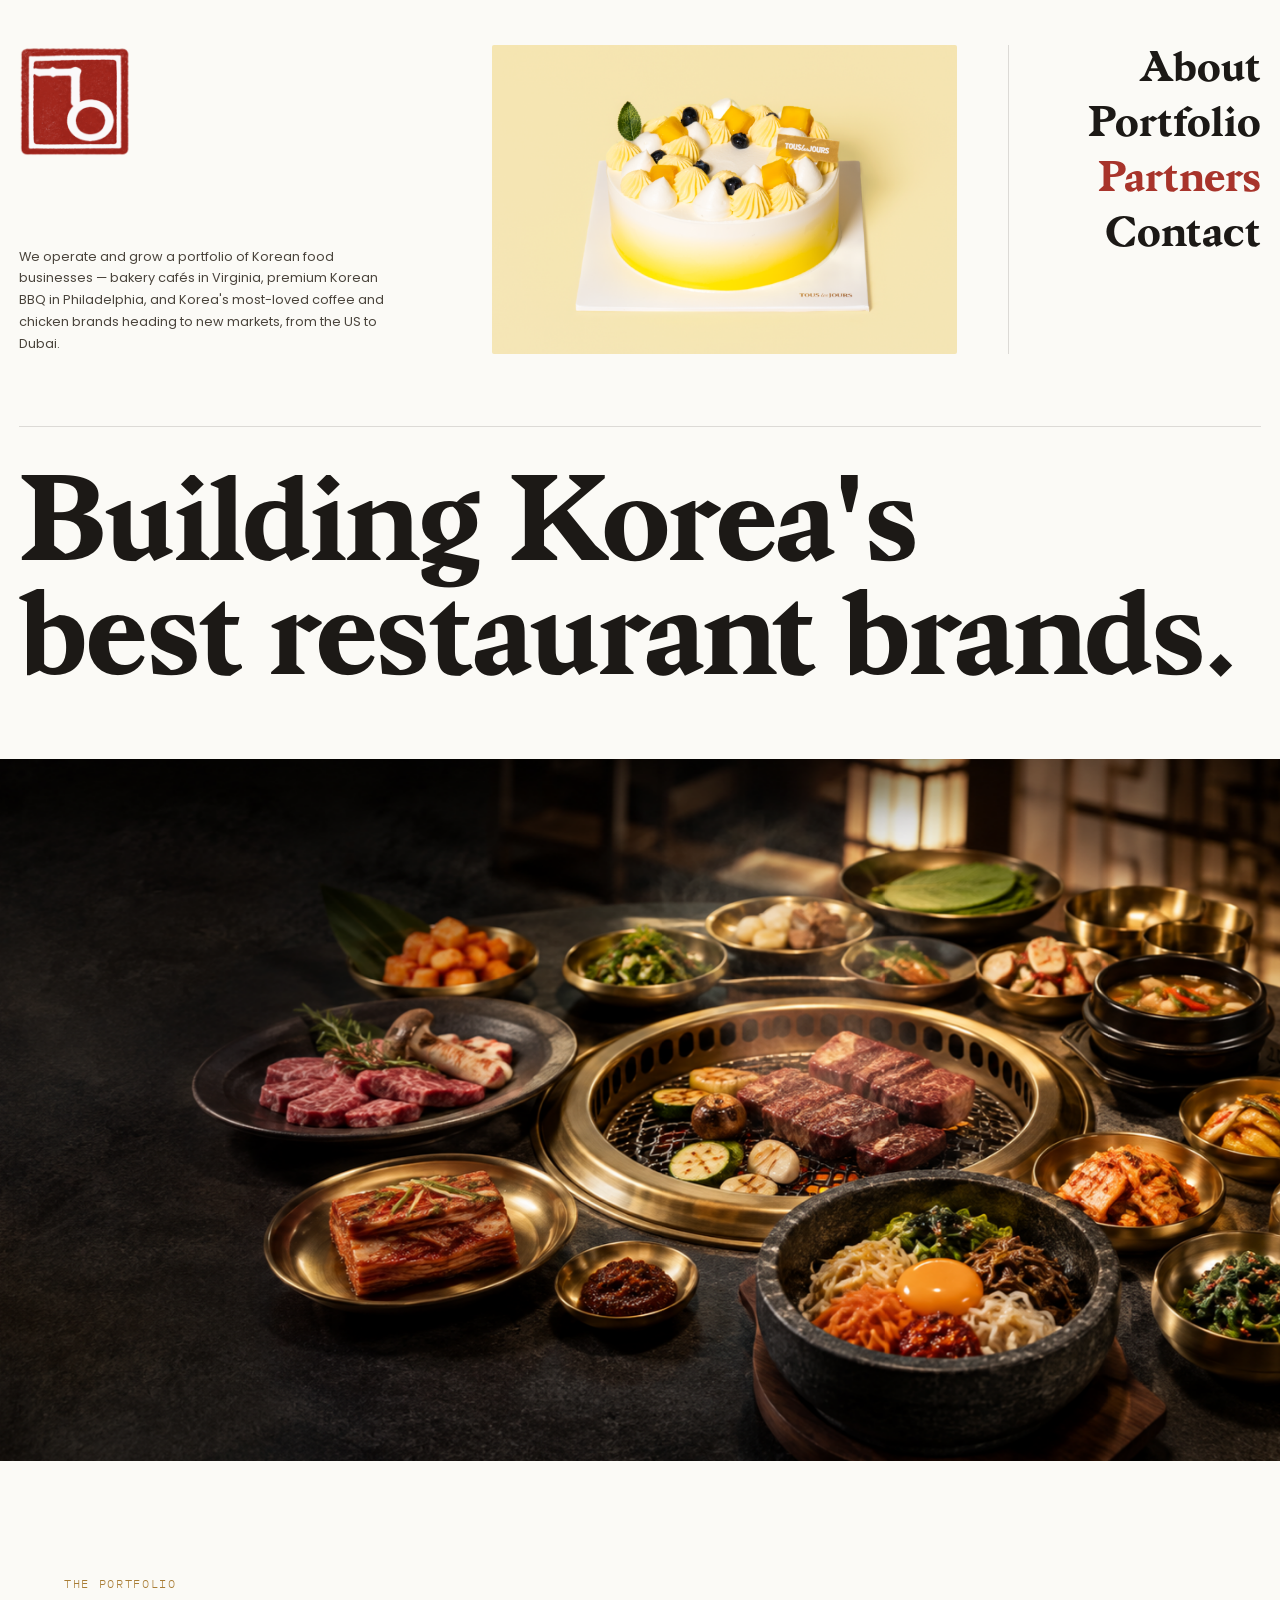
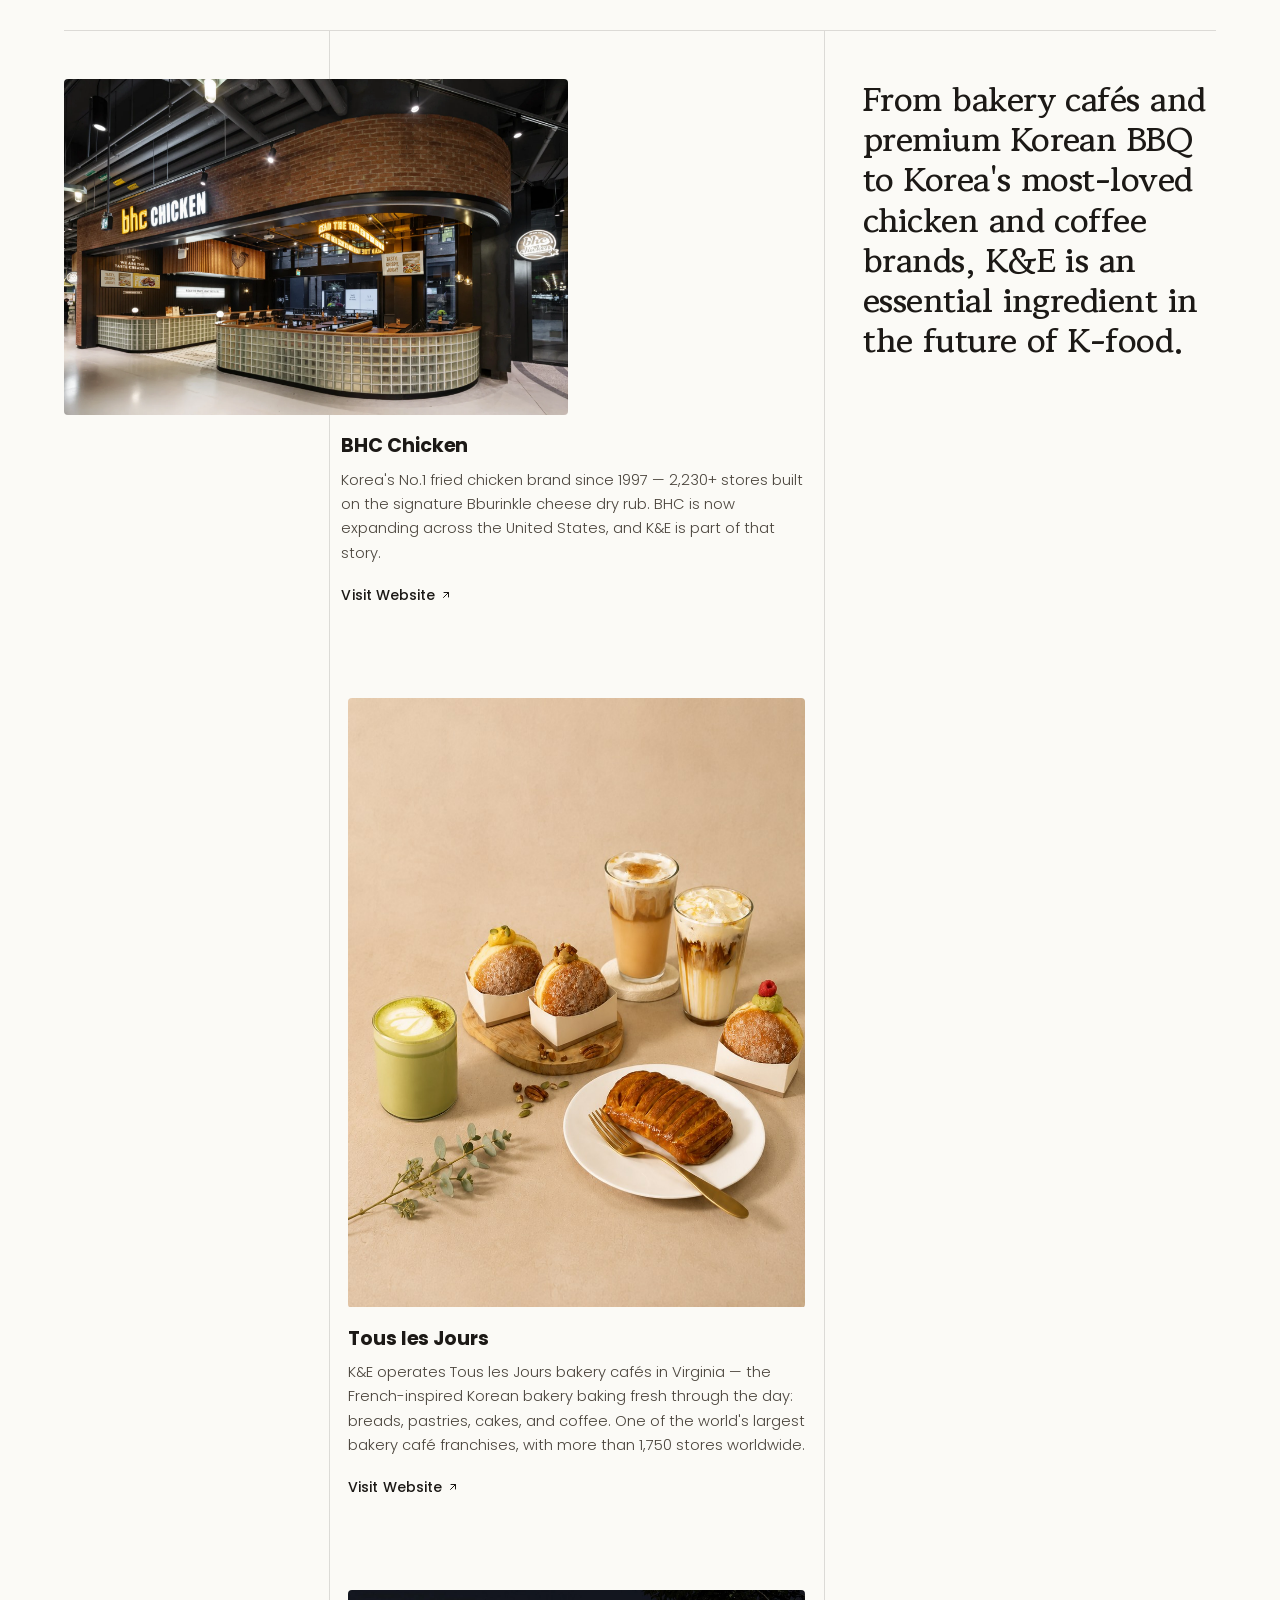
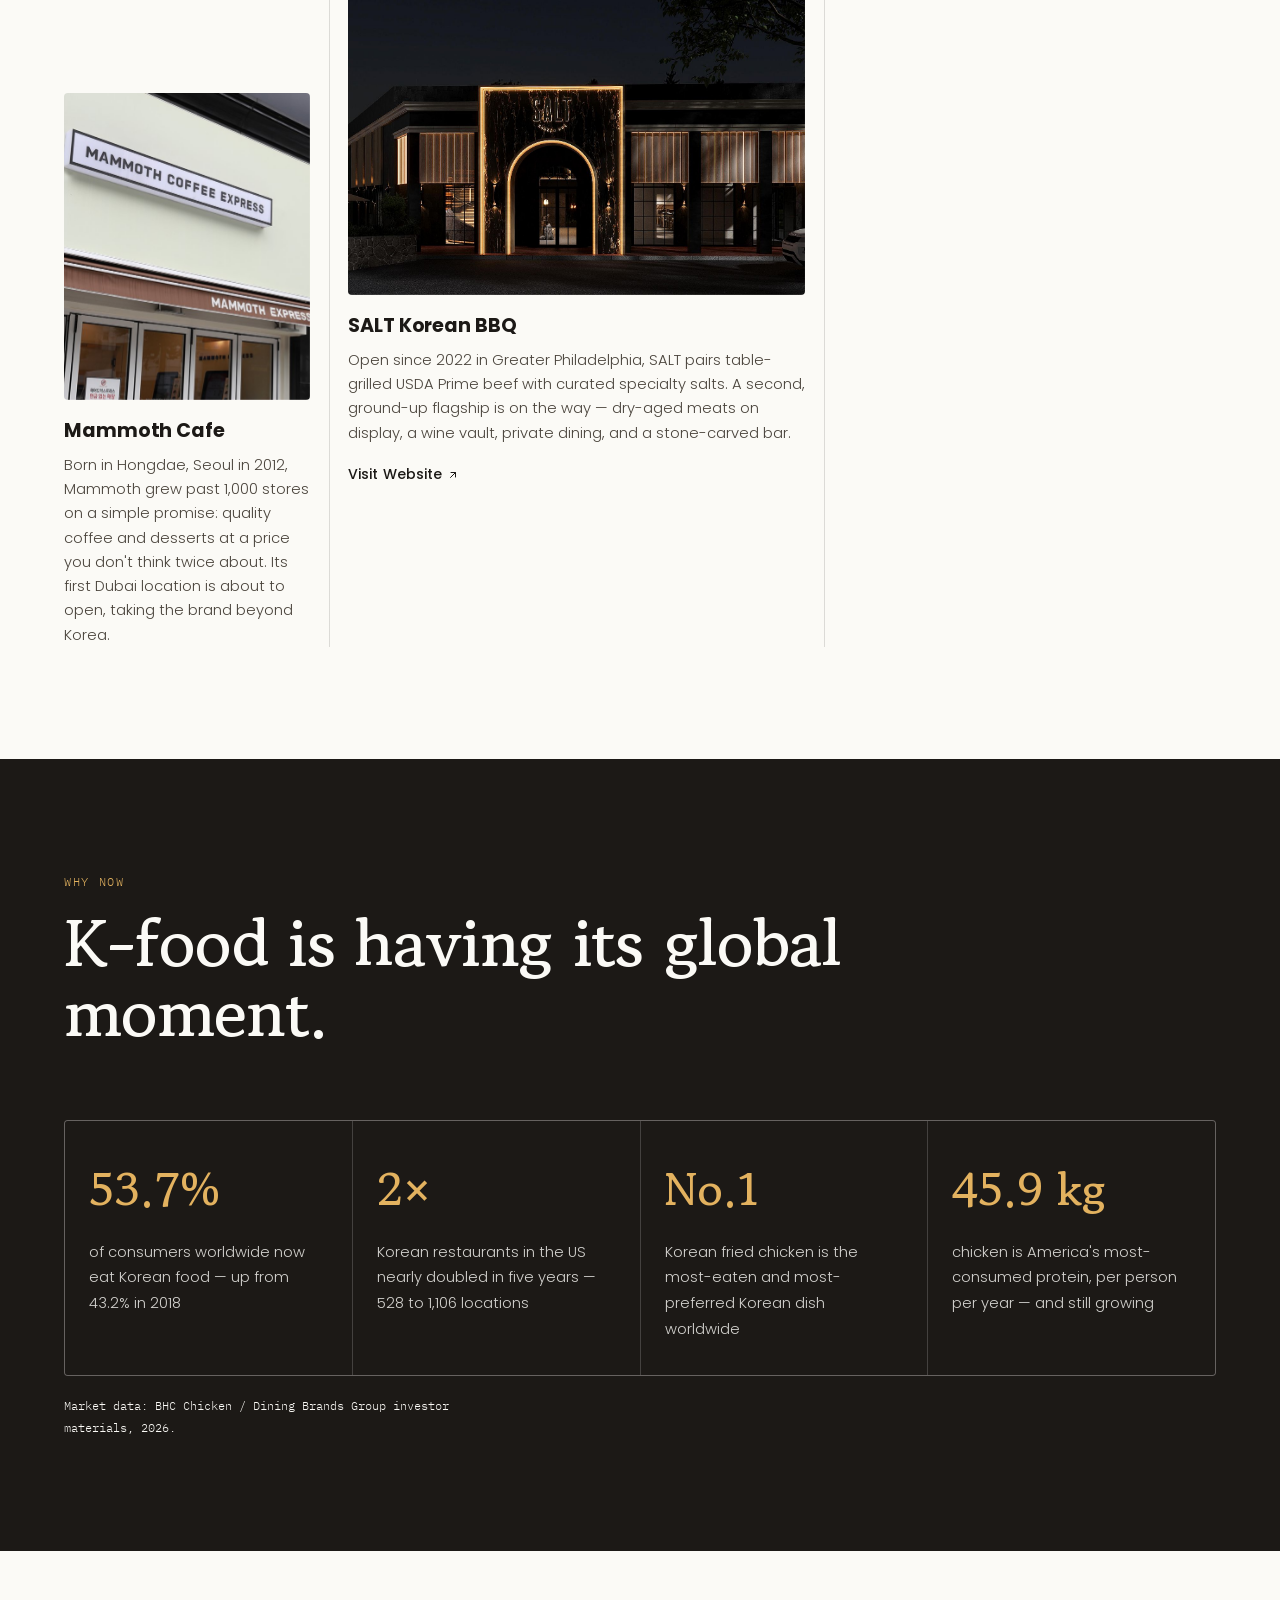
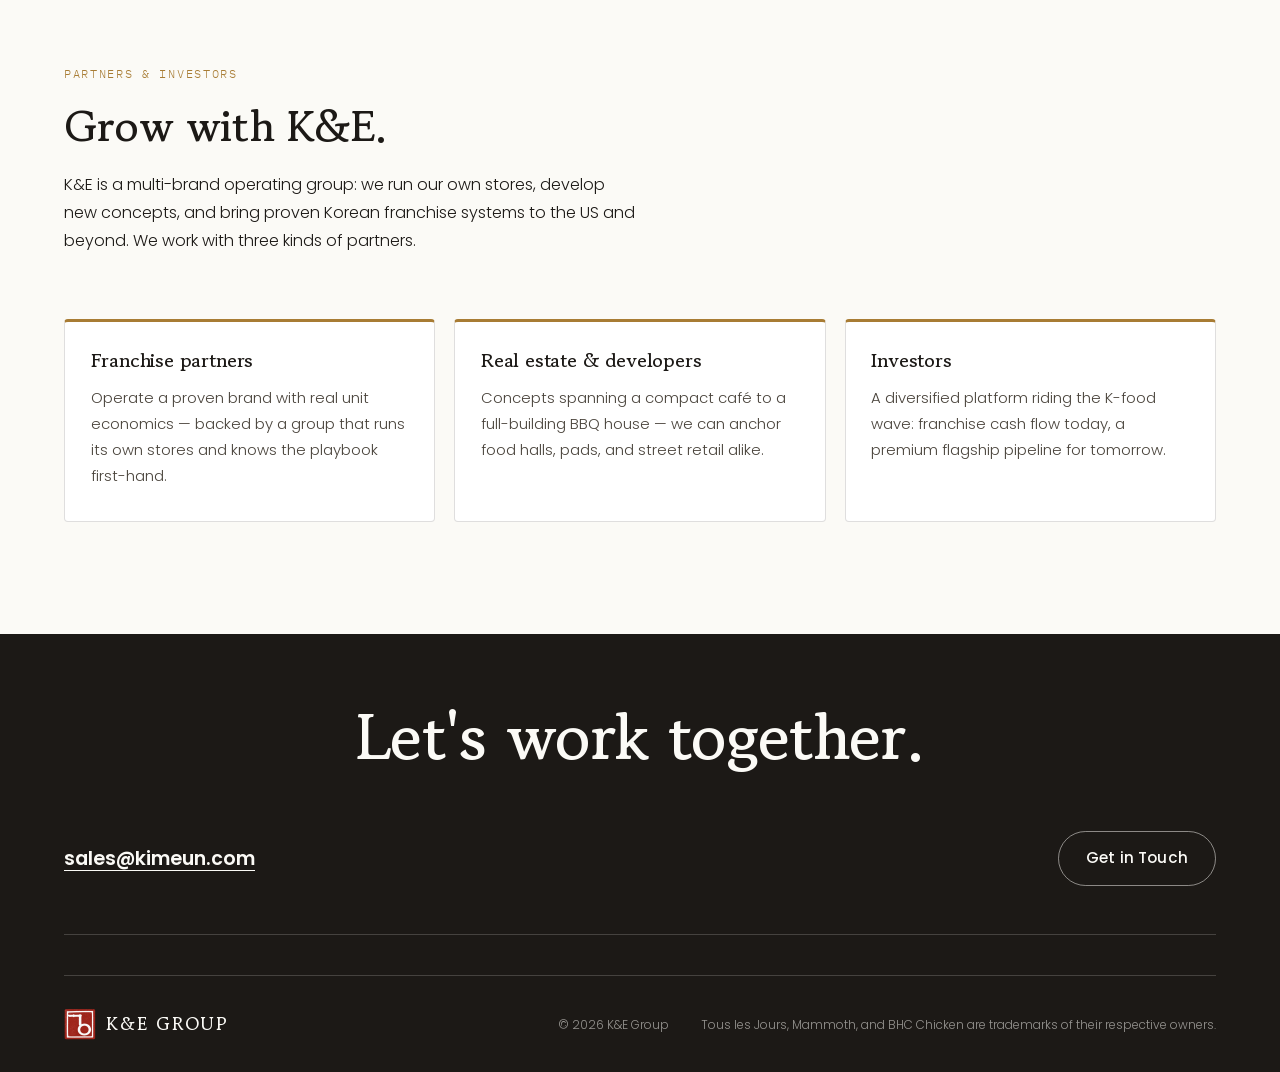
<file: index.html>
<!DOCTYPE html>
<html lang="en">
<head>
<meta charset="UTF-8">
<meta name="viewport" content="width=device-width, initial-scale=1.0">
<title>K&amp;E — Korean Food Group, USA</title>
<meta name="description" content="K&E is a restaurant group bringing K-food to the world — a growing portfolio including Tous les Jours, Mammoth Cafe, BHC Chicken, and SALT Korean BBQ.">
<link rel="preconnect" href="https://fonts.googleapis.com">
<link rel="preconnect" href="https://fonts.gstatic.com" crossorigin>
<link href="https://fonts.googleapis.com/css2?family=Gowun+Batang:wght@400;700&family=Poppins:wght@300;400;500;600&family=IBM+Plex+Mono:wght@400;500&display=swap" rel="stylesheet">
<link href="https://api.fontshare.com/v2/css?f[]=satoshi@400,500,700&display=swap" rel="stylesheet">
<link rel="stylesheet" href="styles.css?v=17">
</head>
<body>

<main id="top">

  <!-- ============ HERO ============ -->
  <section class="hero">
    <div class="hero__top">
      <div class="hero__col hero__col--intro">
        <a class="hero__mark" href="#top" aria-label="K&amp;E home"><img src="assets/logo.png" alt=""></a>
        <p class="hero__kicker">We operate and grow a portfolio of Korean food businesses — bakery cafés in Virginia, premium Korean BBQ in Philadelphia, and Korea's most-loved coffee and chicken brands heading to new markets, from the US to Dubai.</p>
      </div>
      <!-- Cross-fading slideshow, one frame per business. The first frame
           carries the alt text; the rest are decorative duplicates of the
           same idea, so they stay out of the accessibility tree. -->
      <figure class="hero__image" id="heroSlides">
        <img class="is-active" src="assets/bhc-hero.png" alt="A plated dish of BHC's crispy fried chicken with seasoning being sprinkled over it">
        <img src="assets/tlj-cake.png" alt="" aria-hidden="true" loading="lazy">
        <img src="assets/salt-hero.png" alt="" aria-hidden="true" loading="lazy">
        <img src="assets/mammoth-cups.png" alt="" aria-hidden="true" loading="lazy">
      </figure>
      <nav class="hero__nav" id="navLinks" aria-label="Main">
        <a href="about.html"><span class="hero__navlink-inner"><span class="hero__navlink-text">About</span><span class="hero__navlink-text">Story</span></span></a>
        <a href="#brands"><span class="hero__navlink-inner"><span class="hero__navlink-text">Portfolio</span><span class="hero__navlink-text">Investment</span></span></a>
        <a href="#partners"><span class="hero__navlink-inner"><span class="hero__navlink-text">Partners</span><span class="hero__navlink-text">Strategic</span></span></a>
        <a href="contact.html"><span class="hero__navlink-inner"><span class="hero__navlink-text">Contact</span><span class="hero__navlink-text">Chat</span></span></a>
      </nav>
    </div>
    <p class="hero__statement" data-reveal>Building Korea's<br>best restaurant brands.</p>
  </section>

  <!-- ============ SCROLL ZOOM FEATURE ============ -->
  <section class="zoomfx" id="zoomfx">
    <figure class="zoomfx__frame">
      <img src="assets/hero2.png" alt="A Korean BBQ spread: marinated short ribs grilling on a tabletop burner, surrounded by banchan, bibimbap, and kimchi">
    </figure>
  </section>

  <!-- ============ PORTFOLIO ============ -->
  <section class="brands" id="brands">
    <div class="section-head brands__head reveal">
      <p class="eyebrow">The portfolio</p>
    </div>

    <div class="brands__stage">

      <!-- bhc Chicken — lead: wide photo across the two left columns -->
      <article class="brand brand--bhc brand--lead reveal" id="bhc">
        <figure class="brand__media">
          <img src="assets/bhc_location.webp" alt="A BHC Chicken storefront: a brick-fronted counter with glass-block detailing and dining area, under illuminated bhc CHICKEN signage" loading="lazy">
        </figure>
        <div class="brand__body">
          <h3>BHC Chicken</h3>
          <p>Korea's No.1 fried chicken brand since 1997 — 2,230+ stores built on the signature Bburinkle cheese dry rub. BHC is now expanding across the United States, and K&amp;E is part of that story.</p>
          <a class="brand__link" href="https://bhcchickenusa.com/" target="_blank" rel="noopener">Visit Website<svg class="brand__link-icon" viewBox="0 0 24 24" fill="none" stroke="currentColor" stroke-width="2" stroke-linecap="round" stroke-linejoin="round" aria-hidden="true"><path d="M7 17 17 7"/><path d="M8 7h9v9"/></svg></a>
        </div>
      </article>

      <!-- Tous les Jours — centre column -->
      <article class="brand brand--tlj reveal" id="tlj">
        <figure class="brand__media">
          <img src="assets/tlj-pastries.jpg" alt="A Tous les Jours spread on a warm beige backdrop: a matcha latte, two iced coffees, cream-filled buns, and a glazed pastry on a white plate" loading="lazy">
        </figure>
        <div class="brand__body">
          <h3>Tous les Jours</h3>
          <p>K&amp;E operates Tous les Jours bakery cafés in Virginia — the French-inspired Korean bakery baking fresh through the day: breads, pastries, cakes, and coffee. One of the world's largest bakery café franchises, with more than 1,750 stores worldwide.</p>
          <a class="brand__link" href="https://tljus.com/" target="_blank" rel="noopener">Visit Website<svg class="brand__link-icon" viewBox="0 0 24 24" fill="none" stroke="currentColor" stroke-width="2" stroke-linecap="round" stroke-linejoin="round" aria-hidden="true"><path d="M7 17 17 7"/><path d="M8 7h9v9"/></svg></a>
        </div>
      </article>

      <!-- SALT — centre column -->
      <article class="brand brand--salt reveal" id="salt">
        <figure class="brand__media">
          <img src="assets/hero-salt.jpg" alt="Night rendering of the second SALT Korean BBQ: a dark stone facade with a glowing brass arch entrance" loading="lazy">
        </figure>
        <div class="brand__body">
          <h3>SALT Korean BBQ</h3>
          <p>Open since 2022 in Greater Philadelphia, SALT pairs table-grilled USDA Prime beef with curated specialty salts. A second, ground-up flagship is on the way — dry-aged meats on display, a wine vault, private dining, and a stone-carved bar.</p>
          <a class="brand__link" href="https://saltkoreanbbq.com/" target="_blank" rel="noopener">Visit Website<svg class="brand__link-icon" viewBox="0 0 24 24" fill="none" stroke="currentColor" stroke-width="2" stroke-linecap="round" stroke-linejoin="round" aria-hidden="true"><path d="M7 17 17 7"/><path d="M8 7h9v9"/></svg></a>
        </div>
      </article>

      <!-- Mammoth Cafe — left column, closing photo -->
      <article class="brand brand--mmth reveal" id="mammoth">
        <figure class="brand__media">
          <img src="assets/mammoth-store.jpg" alt="A Mammoth Coffee Express storefront with its signature cream signage" loading="lazy">
        </figure>
        <div class="brand__body">
          <h3>Mammoth Cafe</h3>
          <p>Born in Hongdae, Seoul in 2012, Mammoth grew past 1,000 stores on a simple promise: quality coffee and desserts at a price you don't think twice about. Its first Dubai location is about to open, taking the brand beyond Korea.</p>
        </div>
      </article>

      <!-- Sticky statement — holds the right column through the scroll -->
      <aside class="brands__pin">
        <h2 class="brands__statement" id="brandsStatement">From bakery cafés and premium Korean BBQ to Korea's most-loved chicken and coffee brands, K&amp;E is an essential ingredient in the future of K-food.</h2>
      </aside>

    </div>
  </section>

  <!-- ============ MOMENTUM ============ -->
  <section class="momentum" id="momentum">
    <div class="section-head reveal">
      <p class="eyebrow eyebrow--light">Why now</p>
      <h2>K-food is having its global moment.</h2>
    </div>
    <div class="momentum__grid reveal">
      <div class="stat">
        <span class="stat__num">53.7%</span>
        <p>of consumers worldwide now eat Korean food — up from 43.2% in 2018</p>
      </div>
      <div class="stat">
        <span class="stat__num">2×</span>
        <p>Korean restaurants in the US nearly doubled in five years — 528 to 1,106 locations</p>
      </div>
      <div class="stat">
        <span class="stat__num">No.1</span>
        <p>Korean fried chicken is the most-eaten and most-preferred Korean dish worldwide</p>
      </div>
      <div class="stat">
        <span class="stat__num">45.9 kg</span>
        <p>chicken is America's most-consumed protein, per person per year — and still growing</p>
      </div>
    </div>
    <p class="momentum__source reveal">Market data: BHC Chicken / Dining Brands Group investor materials, 2026.</p>
  </section>

  <!-- ============ PARTNERS & INVESTORS ============ -->
  <section class="partners" id="partners">
    <div class="partners__intro reveal">
      <p class="eyebrow">Partners &amp; investors</p>
      <h2>Grow with K&amp;E.</h2>
      <p>K&amp;E is a multi-brand operating group: we run our own stores, develop new concepts, and bring proven Korean franchise systems to the US and beyond. We work with three kinds of partners.</p>
    </div>
    <div class="partners__grid">
      <div class="pcard reveal">
        <h3>Franchise partners</h3>
        <p>Operate a proven brand with real unit economics — backed by a group that runs its own stores and knows the playbook first-hand.</p>
      </div>
      <div class="pcard reveal">
        <h3>Real estate &amp; developers</h3>
        <p>Concepts spanning a compact café to a full-building BBQ house — we can anchor food halls, pads, and street retail alike.</p>
      </div>
      <div class="pcard reveal">
        <h3>Investors</h3>
        <p>A diversified platform riding the K-food wave: franchise cash flow today, a premium flagship pipeline for tomorrow.</p>
      </div>
    </div>
  </section>

</main>

<footer class="footer">
  <h2 class="footer__cta-title">Let's work together.</h2>

  <div class="footer__contact-row">
    <a class="footer__contact-email" href="mailto:sales@kimeun.com">sales@kimeun.com</a>
    <a class="btn btn--pill-outline" href="contact.html">Get in Touch</a>
  </div>

  <div class="footer__divider"></div>

  <div class="footer__bottom">
    <div class="footer__logo" aria-hidden="true">
      <img class="footer__logo-mark" src="assets/logo.png" alt="">
      <span class="footer__logo-text">K&amp;E Group</span>
    </div>
    <div class="footer__meta">
      <p>© 2026 K&amp;E Group</p>
      <p>Tous les Jours, Mammoth, and BHC Chicken are trademarks of their respective owners.</p>
    </div>
  </div>
</footer>

<!-- ============ COMPACT NAV (appears once scrolled past the hero) ============ -->
<div class="nav-mini" id="navMini">
  <a class="nav-mini__mark" href="#top" aria-label="K&amp;E home"><img src="assets/logo.png" alt=""></a>
  <button class="nav-mini__burger" id="navMiniBurger" aria-label="Open menu" aria-expanded="false" aria-controls="navOverlay">
    <span></span><span></span>
  </button>
</div>

<!-- ============ FULL-SCREEN NAV OVERLAY ============ -->
<div class="nav-overlay" id="navOverlay">
  <div class="nav-overlay__top">
    <a class="nav-overlay__mark" href="#top" aria-label="K&amp;E home"><img src="assets/logo.png" alt=""></a>
    <button class="nav-overlay__close" id="navOverlayClose" aria-label="Close menu">
      <svg viewBox="0 0 24 24" fill="none" stroke="currentColor" stroke-width="2" stroke-linecap="round"><path d="M5 5l14 14M19 5L5 19"/></svg>
    </button>
  </div>
  <nav class="nav-overlay__links" aria-label="Full site navigation">
    <a href="#top">Home</a>
    <a href="about.html">About</a>
    <a href="#brands">Portfolio</a>
    <a href="#partners">Partners</a>
    <a href="contact.html">Contact</a>
  </nav>
  <a class="nav-overlay__email" href="mailto:sales@kimeun.com">sales@kimeun.com</a>
</div>

<script src="script.js?v=2"></script>
</body>
</html>
</file>
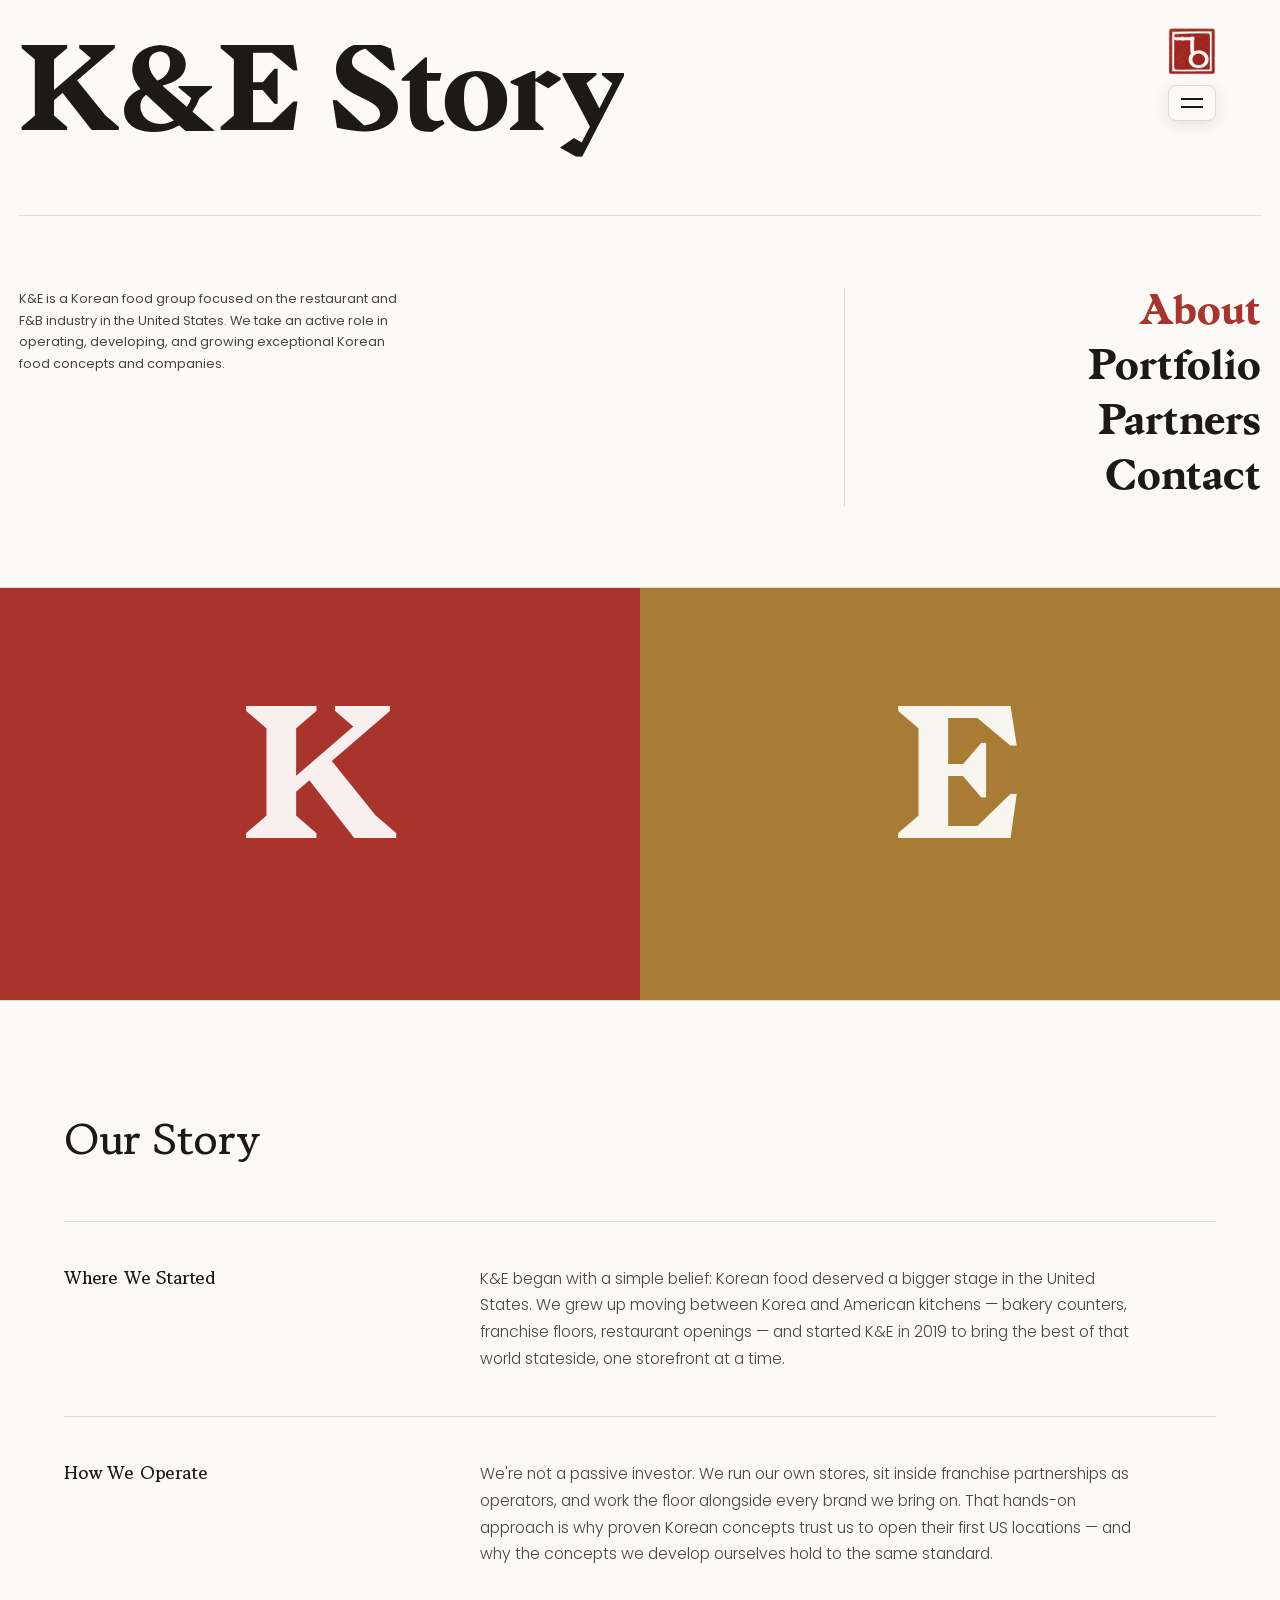
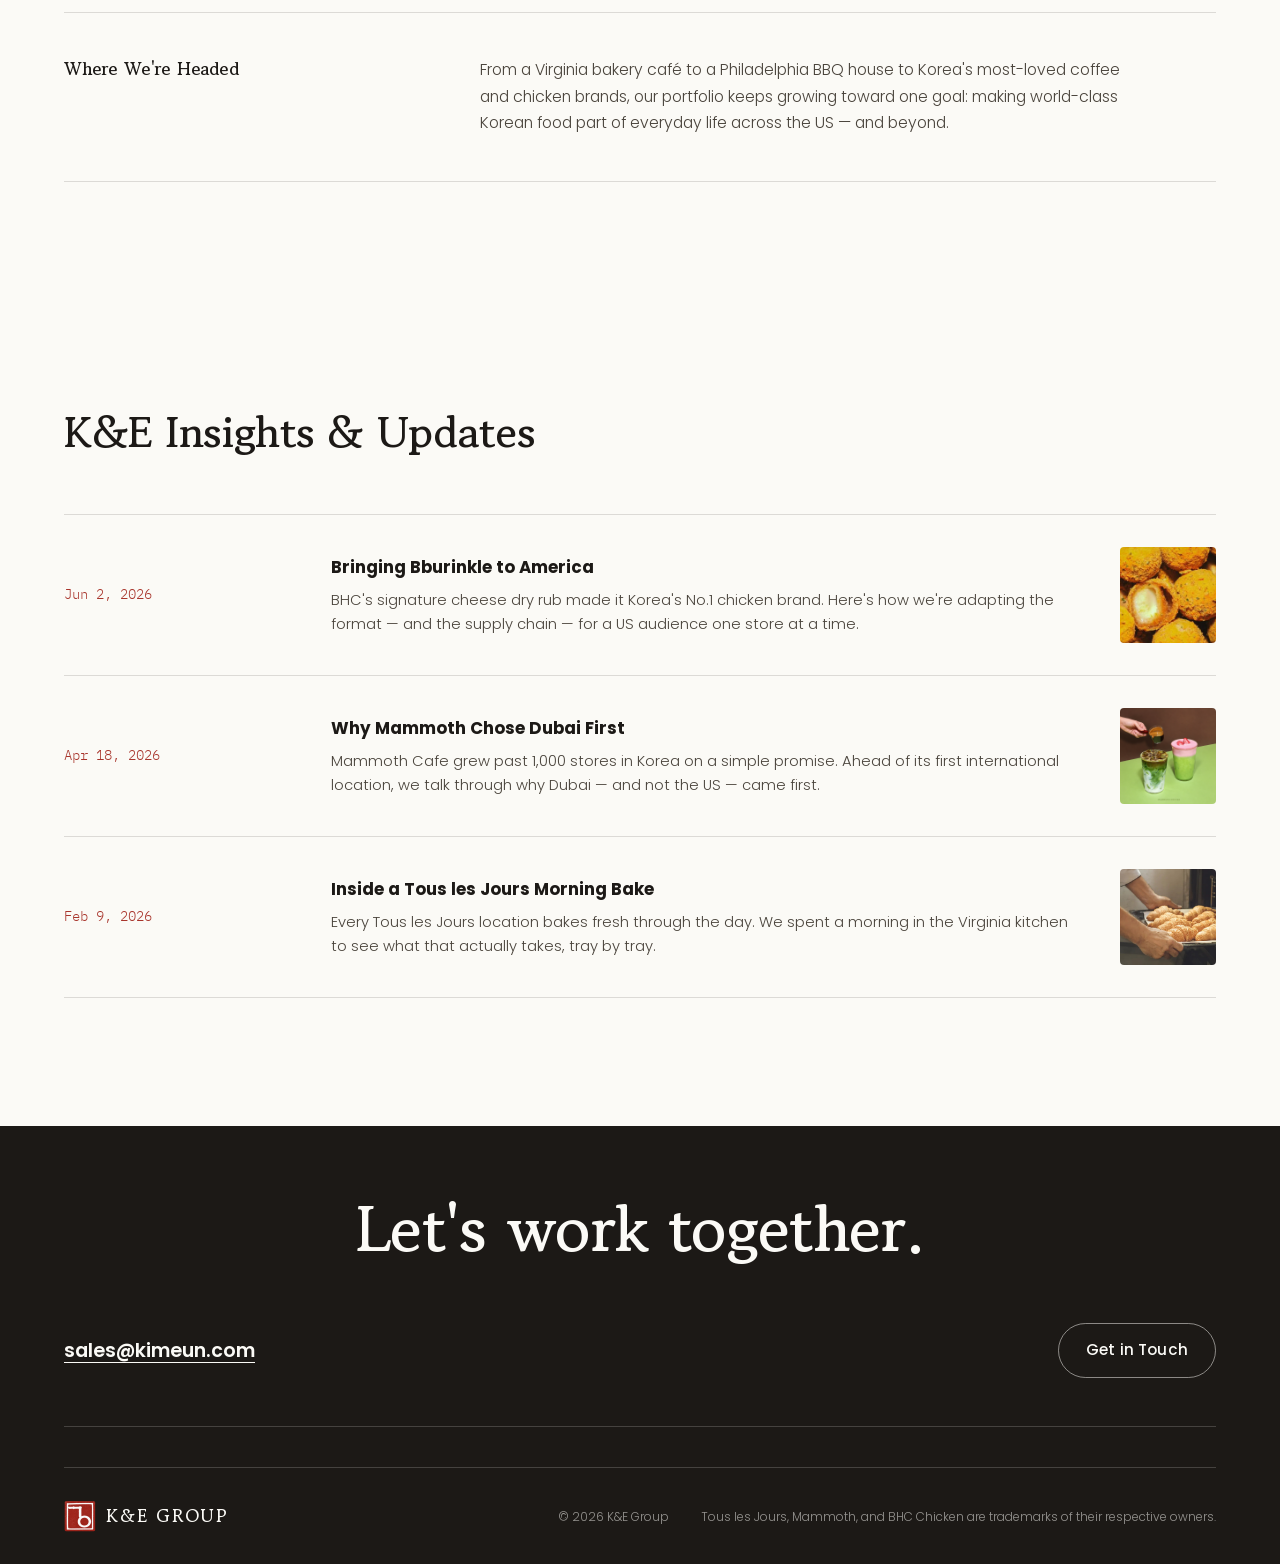
<file: about.html>
<!DOCTYPE html>
<html lang="en">
<head>
<meta charset="UTF-8">
<meta name="viewport" content="width=device-width, initial-scale=1.0">
<title>About — K&amp;E</title>
<meta name="description" content="K&E Story — how we build and grow Korean food brands across the United States, and the latest insights and updates from the portfolio.">
<link rel="preconnect" href="https://fonts.googleapis.com">
<link rel="preconnect" href="https://fonts.gstatic.com" crossorigin>
<link href="https://fonts.googleapis.com/css2?family=Gowun+Batang:wght@400;700&family=Poppins:wght@300;400;500;600&family=IBM+Plex+Mono:wght@400;500&display=swap" rel="stylesheet">
<link href="https://api.fontshare.com/v2/css?f[]=satoshi@400,500,700&display=swap" rel="stylesheet">
<link rel="stylesheet" href="styles.css?v=17">
</head>
<body>

<main id="top">

  <!-- ============ STORY HEADER ============ -->
  <section class="hero about-hero">
    <p class="hero__statement about-title" data-reveal>K&amp;E Story</p>
    <div class="hero__top about-intro-row">
      <div class="hero__col--intro">
        <p class="hero__kicker">K&amp;E is a Korean food group focused on the restaurant and F&amp;B industry in the United States. We take an active role in operating, developing, and growing exceptional Korean food concepts and companies.</p>
      </div>
      <nav class="hero__nav" id="navLinks" aria-label="Main">
        <a href="about.html" class="active"><span class="hero__navlink-inner"><span class="hero__navlink-text">About</span><span class="hero__navlink-text">Story</span></span></a>
        <a href="index.html#brands"><span class="hero__navlink-inner"><span class="hero__navlink-text">Portfolio</span><span class="hero__navlink-text">Investment</span></span></a>
        <a href="index.html#partners"><span class="hero__navlink-inner"><span class="hero__navlink-text">Partners</span><span class="hero__navlink-text">Strategic</span></span></a>
        <a href="contact.html"><span class="hero__navlink-inner"><span class="hero__navlink-text">Contact</span><span class="hero__navlink-text">Chat</span></span></a>
      </nav>
    </div>
  </section>

  <!-- ============ BANNER ============ -->
  <section class="about-banner" aria-label="K&amp;E">
    <div class="about-banner__half about-banner__half--a">
      <span>K</span>
    </div>
    <div class="about-banner__half about-banner__half--b">
      <span>E</span>
    </div>
  </section>

  <!-- ============ OUR STORY ============ -->
  <section class="about-story" id="story">
    <div class="section-head reveal">
      <h2>Our Story</h2>
    </div>

    <article class="story-block reveal">
      <h3>Where We Started</h3>
      <p>K&amp;E began with a simple belief: Korean food deserved a bigger stage in the United States. We grew up moving between Korea and American kitchens — bakery counters, franchise floors, restaurant openings — and started K&amp;E in 2019 to bring the best of that world stateside, one storefront at a time.</p>
    </article>

    <article class="story-block reveal">
      <h3>How We Operate</h3>
      <p>We're not a passive investor. We run our own stores, sit inside franchise partnerships as operators, and work the floor alongside every brand we bring on. That hands-on approach is why proven Korean concepts trust us to open their first US locations — and why the concepts we develop ourselves hold to the same standard.</p>
    </article>

    <article class="story-block reveal">
      <h3>Where We're Headed</h3>
      <p>From a Virginia bakery café to a Philadelphia BBQ house to Korea's most-loved coffee and chicken brands, our portfolio keeps growing toward one goal: making world-class Korean food part of everyday life across the US — and beyond.</p>
    </article>
  </section>

  <!-- ============ INSIGHTS & UPDATES ============ -->
  <section class="about-insights" id="insights">
    <div class="section-head reveal">
      <h2>K&amp;E Insights &amp; Updates</h2>
    </div>

    <a class="insight reveal" href="#">
      <span class="insight__date">Jun 2, 2026</span>
      <span class="insight__body">
        <span class="insight__title">Bringing Bburinkle to America</span>
        <span class="insight__excerpt">BHC's signature cheese dry rub made it Korea's No.1 chicken brand. Here's how we're adapting the format — and the supply chain — for a US audience one store at a time.</span>
      </span>
      <img class="insight__thumb" src="assets/bhc-cheese.png" alt="Cheese-filled BHC Chicken bites, one cut open to show the melted cheese center">
    </a>

    <a class="insight reveal" href="#">
      <span class="insight__date">Apr 18, 2026</span>
      <span class="insight__body">
        <span class="insight__title">Why Mammoth Chose Dubai First</span>
        <span class="insight__excerpt">Mammoth Cafe grew past 1,000 stores in Korea on a simple promise. Ahead of its first international location, we talk through why Dubai — and not the US — came first.</span>
      </span>
      <img class="insight__thumb" src="assets/mammoth-cups.png" alt="Espresso being poured over an iced matcha latte next to a strawberry matcha drink, on a two-tone Mammoth Coffee backdrop">
    </a>

    <a class="insight reveal" href="#">
      <span class="insight__date">Feb 9, 2026</span>
      <span class="insight__body">
        <span class="insight__title">Inside a Tous les Jours Morning Bake</span>
        <span class="insight__excerpt">Every Tous les Jours location bakes fresh through the day. We spent a morning in the Virginia kitchen to see what that actually takes, tray by tray.</span>
      </span>
      <img class="insight__thumb" src="assets/tlj-bakery.jpg" alt="A baker pulling a tray of freshly baked croissants out of the oven">
    </a>
  </section>

</main>

<footer class="footer">
  <h2 class="footer__cta-title">Let's work together.</h2>

  <div class="footer__contact-row">
    <a class="footer__contact-email" href="mailto:sales@kimeun.com">sales@kimeun.com</a>
    <a class="btn btn--pill-outline" href="contact.html">Get in Touch</a>
  </div>

  <div class="footer__divider"></div>

  <div class="footer__bottom">
    <div class="footer__logo" aria-hidden="true">
      <img class="footer__logo-mark" src="assets/logo.png" alt="">
      <span class="footer__logo-text">K&amp;E Group</span>
    </div>
    <div class="footer__meta">
      <p>© 2026 K&amp;E Group</p>
      <p>Tous les Jours, Mammoth, and BHC Chicken are trademarks of their respective owners.</p>
    </div>
  </div>
</footer>

<!-- ============ COMPACT NAV (appears once scrolled past the hero) ============ -->
<div class="nav-mini" id="navMini">
  <a class="nav-mini__mark" href="index.html" aria-label="K&amp;E home"><img src="assets/logo.png" alt=""></a>
  <button class="nav-mini__burger" id="navMiniBurger" aria-label="Open menu" aria-expanded="false" aria-controls="navOverlay">
    <span></span><span></span>
  </button>
</div>

<!-- ============ FULL-SCREEN NAV OVERLAY ============ -->
<div class="nav-overlay" id="navOverlay">
  <div class="nav-overlay__top">
    <a class="nav-overlay__mark" href="index.html" aria-label="K&amp;E home"><img src="assets/logo.png" alt=""></a>
    <button class="nav-overlay__close" id="navOverlayClose" aria-label="Close menu">
      <svg viewBox="0 0 24 24" fill="none" stroke="currentColor" stroke-width="2" stroke-linecap="round"><path d="M5 5l14 14M19 5L5 19"/></svg>
    </button>
  </div>
  <nav class="nav-overlay__links" aria-label="Full site navigation">
    <a href="index.html">Home</a>
    <a href="about.html" class="active">About</a>
    <a href="index.html#brands">Portfolio</a>
    <a href="index.html#partners">Partners</a>
    <a href="contact.html">Contact</a>
  </nav>
  <a class="nav-overlay__email" href="mailto:sales@kimeun.com">sales@kimeun.com</a>
</div>

<script src="script.js?v=2"></script>
</body>
</html>
</file>
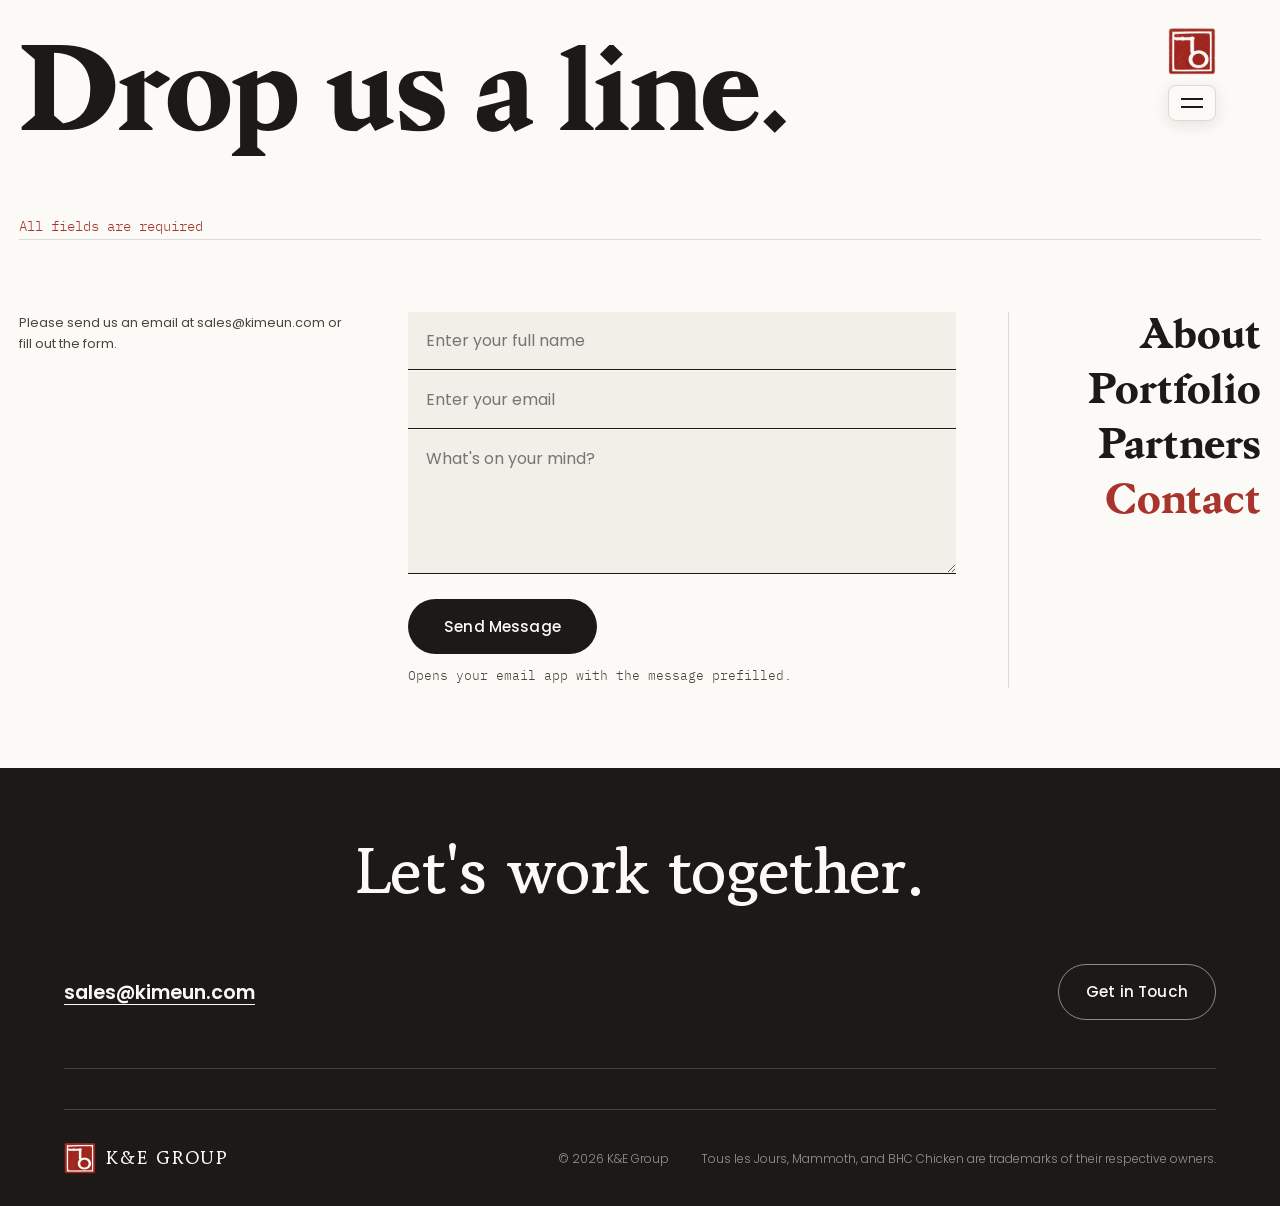
<file: contact.html>
<!DOCTYPE html>
<html lang="en">
<head>
<meta charset="UTF-8">
<meta name="viewport" content="width=device-width, initial-scale=1.0">
<title>Contact — K&amp;E</title>
<meta name="description" content="Get in touch with K&E — franchise partnerships, real estate & development, and investment inquiries.">
<link rel="preconnect" href="https://fonts.googleapis.com">
<link rel="preconnect" href="https://fonts.gstatic.com" crossorigin>
<link href="https://fonts.googleapis.com/css2?family=Gowun+Batang:wght@400;700&family=Poppins:wght@300;400;500;600&family=IBM+Plex+Mono:wght@400;500&display=swap" rel="stylesheet">
<link href="https://api.fontshare.com/v2/css?f[]=satoshi@400,500,700&display=swap" rel="stylesheet">
<link rel="stylesheet" href="styles.css?v=17">
</head>
<body>

<main id="top">

  <!-- ============ CONTACT HEADER ============ -->
  <section class="hero about-hero">
    <p class="hero__statement about-title" data-reveal>Drop us a line.</p>
    <p class="contact-required">All fields are required</p>
    <div class="hero__top about-intro-row contact-row">
      <div class="hero__col--intro">
        <p class="hero__kicker">Please send us an email at sales@kimeun.com or fill out the form.</p>
      </div>
      <form class="contact__form contact-page__form" id="contactForm">
        <label>Full name
          <input type="text" name="name" placeholder="Enter your full name" autocomplete="name" required>
        </label>
        <label>Email
          <input type="email" name="email" placeholder="Enter your email" autocomplete="email" required>
        </label>
        <label>Message
          <textarea name="message" rows="4" placeholder="What's on your mind?" required></textarea>
        </label>
        <button class="btn btn--pill-dark" type="submit">Send Message</button>
        <p class="contact__note">Opens your email app with the message prefilled.</p>
      </form>
      <nav class="hero__nav" id="navLinks" aria-label="Main">
        <a href="about.html"><span class="hero__navlink-inner"><span class="hero__navlink-text">About</span><span class="hero__navlink-text">Story</span></span></a>
        <a href="index.html#brands"><span class="hero__navlink-inner"><span class="hero__navlink-text">Portfolio</span><span class="hero__navlink-text">Investment</span></span></a>
        <a href="index.html#partners"><span class="hero__navlink-inner"><span class="hero__navlink-text">Partners</span><span class="hero__navlink-text">Strategic</span></span></a>
        <a href="contact.html" class="active"><span class="hero__navlink-inner"><span class="hero__navlink-text">Contact</span><span class="hero__navlink-text">Chat</span></span></a>
      </nav>
    </div>
  </section>

</main>

<footer class="footer">
  <h2 class="footer__cta-title">Let's work together.</h2>

  <div class="footer__contact-row">
    <a class="footer__contact-email" href="mailto:sales@kimeun.com">sales@kimeun.com</a>
    <a class="btn btn--pill-outline" href="#contactForm">Get in Touch</a>
  </div>

  <div class="footer__divider"></div>

  <div class="footer__bottom">
    <div class="footer__logo" aria-hidden="true">
      <img class="footer__logo-mark" src="assets/logo.png" alt="">
      <span class="footer__logo-text">K&amp;E Group</span>
    </div>
    <div class="footer__meta">
      <p>© 2026 K&amp;E Group</p>
      <p>Tous les Jours, Mammoth, and BHC Chicken are trademarks of their respective owners.</p>
    </div>
  </div>
</footer>

<!-- ============ COMPACT NAV (appears once scrolled past the hero) ============ -->
<div class="nav-mini" id="navMini">
  <a class="nav-mini__mark" href="index.html" aria-label="K&amp;E home"><img src="assets/logo.png" alt=""></a>
  <button class="nav-mini__burger" id="navMiniBurger" aria-label="Open menu" aria-expanded="false" aria-controls="navOverlay">
    <span></span><span></span>
  </button>
</div>

<!-- ============ FULL-SCREEN NAV OVERLAY ============ -->
<div class="nav-overlay" id="navOverlay">
  <div class="nav-overlay__top">
    <a class="nav-overlay__mark" href="index.html" aria-label="K&amp;E home"><img src="assets/logo.png" alt=""></a>
    <button class="nav-overlay__close" id="navOverlayClose" aria-label="Close menu">
      <svg viewBox="0 0 24 24" fill="none" stroke="currentColor" stroke-width="2" stroke-linecap="round"><path d="M5 5l14 14M19 5L5 19"/></svg>
    </button>
  </div>
  <nav class="nav-overlay__links" aria-label="Full site navigation">
    <a href="index.html">Home</a>
    <a href="about.html">About</a>
    <a href="index.html#brands">Portfolio</a>
    <a href="index.html#partners">Partners</a>
    <a href="contact.html" class="active">Contact</a>
  </nav>
  <a class="nav-overlay__email" href="mailto:sales@kimeun.com">sales@kimeun.com</a>
</div>

<script src="script.js?v=2"></script>
</body>
</html>
</file>
<file: styles.css>
@font-face {
  font-family: "HK Kontrast";
  src: url("assets/fonts/HKKontrast-Bold.otf") format("opentype");
  font-weight: 700;
  font-style: normal;
  font-display: swap;
}

/* ============ K&E — tokens ============ */
:root {
  --paper: #FBFAF6;
  --paper-deep: #F2EFE8;
  --ink: #1C1916;
  --ink-soft: #4A443C;
  --hairline: rgba(28, 25, 22, 0.14);
  --brass: #A87C34;
  --brass-bright: #E3B25F;
  --seal: #A8342B;
  --tlj: #2E6B4F;
  --mmth: #5F7A1E;
  --salt: #B98C44;

  --font-display: "Gowun Batang", Georgia, serif;
  --font-body: "Poppins", "Segoe UI", sans-serif;
  --font-mono: "IBM Plex Mono", Consolas, monospace;

  --measure: 36em;
  --pad-x: clamp(1.25rem, 5vw, 4.5rem);
  --maxw: 1600px;
  /* Caps the content column on wide displays while section backgrounds stay
     full-bleed. The percentage resolves against the section's own width, so
     this is scrollbar-safe in a way 100vw is not. Below --maxw it collapses
     to --pad-x and nothing changes. */
  --gutter: max(var(--pad-x), (100% - var(--maxw)) / 2);
}

* { box-sizing: border-box; margin: 0; padding: 0; }

html { scroll-behavior: smooth; }

body {
  font-family: var(--font-body);
  font-weight: 300;
  font-size: 1rem;
  line-height: 1.75;
  color: var(--ink);
  background: var(--paper);
  -webkit-font-smoothing: antialiased;
}

img { max-width: 100%; display: block; }

h1, h2, h3 {
  font-family: var(--font-display);
  font-weight: 700;
  line-height: 1.2;
  letter-spacing: -0.01em;
}

h2 { font-size: clamp(1.8rem, 3.6vw, 2.7rem); max-width: 18em; }
h3 { font-size: clamp(1.4rem, 2.4vw, 1.9rem); }

p { max-width: var(--measure); }

a { color: inherit; }

:focus-visible {
  outline: 2px solid var(--brass);
  outline-offset: 3px;
}

.eyebrow {
  font-family: var(--font-mono);
  font-size: 0.75rem;
  letter-spacing: 0.14em;
  text-transform: uppercase;
  color: var(--brass);
  margin-bottom: 1rem;
  display: flex;
  align-items: center;
  gap: 0.6rem;
  flex-wrap: wrap;
}
.eyebrow--light { color: var(--brass-bright); }

.badge {
  background: var(--brass);
  color: #fff;
  padding: 0.15rem 0.5rem;
  border-radius: 3px;
  letter-spacing: 0.1em;
}

.btn {
  display: inline-block;
  font-family: var(--font-body);
  font-weight: 500;
  font-size: 0.95rem;
  letter-spacing: 0.01em;
  text-decoration: none;
  padding: 0.85rem 1.7rem;
  border-radius: 3px;
  border: 1px solid transparent;
  cursor: pointer;
  transition: transform 0.15s ease, background-color 0.15s ease, color 0.15s ease;
}
.btn:active { transform: scale(0.98); }
.btn--brass { background: var(--brass); color: #fff; }
.btn--brass:hover { background: #8f691f; }
.btn--outline { border-color: rgba(28, 25, 22, 0.45); color: var(--ink); }
.btn--outline:hover { background: rgba(28, 25, 22, 0.05); }

.amp { color: var(--brass); }

/* ============ Hero (bold editorial statement) ============ */
/* The hero deliberately runs to a tighter margin than the rest of the page,
   so the statement reads near full-bleed. It therefore does NOT use
   --gutter, and its left edge sits inside the sections below it. */
.hero {
  padding: clamp(2rem, 5vh, 3.5rem) clamp(1rem, 1.5vw, 2.5rem) 0;
  background: var(--paper);
  overflow: hidden;
}
.hero__top {
  display: grid;
  grid-template-columns: 1fr 1.1fr 0.55fr;
  gap: clamp(1.5rem, 4vw, 3.5rem);
  align-items: stretch;
  padding-bottom: clamp(2.5rem, 6vw, 4.5rem);
  border-bottom: 1px solid var(--hairline);
}
.hero__col--intro {
  display: flex;
  flex-direction: column;
  justify-content: space-between;
}
/* The seal marks carry the K&E logo artwork — a stamped seal on a
   transparent ground. `contain` rather than `cover` so the stamp's rough
   outer edge is never cropped, and no radius/clip for the same reason. */
.hero__mark {
  display: block;
  width: 112px;
  height: 112px;
  text-decoration: none;
}
.hero__mark img,
.nav-mini__mark img,
.nav-overlay__mark img {
  width: 100%;
  height: 100%;
  object-fit: contain;
  display: block;
}
/* The intro column is flex/space-between, so this paragraph's bottom sits on
   the row's bottom edge — level with the photo beside it. That only holds
   while the column stays shorter than the photo. At a fixed 21px the text
   kept its size as the column narrowed, wrapping onto more lines until the
   paragraph outgrew the photo and hung ~100px below it. Scaling the type
   with the viewport holds the line count roughly constant, so the two
   bottoms stay level across the three-column range. */
.hero__kicker {
  font-family: "Satoshi", var(--font-body), sans-serif;
  font-weight: 400;
  /* ~1% of the viewport, the proportion the reference sets it at. */
  font-size: clamp(12px, 1vw, 18px);
  line-height: 1.7;
  color: var(--ink-soft);
  max-width: 30em;
}
/* Slideshow frames stack on top of each other, so the figure itself has to
   carry the size: absolutely positioned children contribute no height. 3:2
   sets its natural height, which is usually what makes the row tall; when
   something else is taller — the nav column often is by a few pixels — the
   stretch wins over the ratio and the photo still reaches the bottom edge
   the paragraph beside it sits on. */
.hero__image {
  position: relative;
  width: 100%;
  overflow: hidden;
  border-radius: 2px;
}
/* aspect-ratio on a grid item whose only content is absolutely-positioned
   images is unreliable on some iOS Safari versions — the row can collapse
   to zero height there even though it works everywhere this was tested.
   The padding-top trick sizes off simple block layout instead, which every
   browser gets right. 66.66% = 2/3, i.e. a 3:2 box. */
.hero__image::before {
  content: "";
  display: block;
  padding-top: 66.666%;
}
.hero__image img {
  position: absolute;
  inset: 0;
  width: 100%;
  height: 100%;
  object-fit: cover;
  opacity: 0;
  /* Kept well under the cycle interval so each frame gets a beat of its own
     rather than the photo living permanently mid-fade. */
  transition: opacity 0.55s ease;
}
.hero__image img.is-active { opacity: 1; }

/* Vertical nav, right-aligned, inside the hero grid */
.hero__nav {
  display: flex;
  flex-direction: column;
  align-items: flex-end;
  gap: 0.1em;
  height: 100%;
  border-left: 1px solid var(--hairline);
  padding-left: clamp(1.25rem, 2.5vw, 2rem);
}
.hero__nav a {
  display: block;
  overflow: hidden;
  height: 1.35em;
  font-family: "HK Kontrast", var(--font-display);
  font-weight: 700;
  /* Fluid, not a fixed 49px: four links at a fixed size keep their height as
     the viewport narrows, and this column then out-grows the photo beside it
     and drags it away from its 3:2 crop. */
  font-size: clamp(1.9rem, 3.1vw, 49px);
  line-height: 1.35;
  color: var(--ink);
  text-decoration: none;
  transition: color 0.18s ease;
}
.hero__nav a:hover,
.hero__nav a:focus-visible,
.hero__nav a.active { color: var(--seal); }

.hero__navlink-inner {
  display: flex;
  flex-direction: column;
  transition: transform 0.4s cubic-bezier(0.65, 0, 0.35, 1);
}
.hero__nav a:hover .hero__navlink-inner,
.hero__nav a:focus-visible .hero__navlink-inner {
  transform: translateY(-50%);
}
.hero__navlink-text {
  display: block;
  height: 1.35em;
  text-align: right;
  white-space: nowrap;
}

/* The big statement — the site's signature move: a huge, tight, black
   serif line with one emphasized phrase set in italic/brass. */
.hero__statement {
  font-family: "HK Kontrast", var(--font-display);
  font-weight: 700;
  /* Pushed up to near the reference's scale now that the hero runs to a
     tighter margin. "best restaurant brands." measures 10.65em, so at 8.9vw
     it lands just inside the hero's own content width and still holds one
     line. Raising this further re-wraps it. */
  font-size: clamp(3.2rem, 8.9vw, 11rem);
  line-height: 1;
  letter-spacing: -0.015em;
  max-width: 24em;
  margin: clamp(1.6rem, 4vw, 3rem) 0 clamp(2rem, 5vw, 3.5rem);
}
.hero__statement em {
  font-style: italic;
  color: var(--brass);
}

/* ============ Scroll zoom feature ============ */
.zoomfx__frame {
  --zp: 0;
  position: relative;
  width: 100%;
  height: clamp(24rem, 78vh, 46rem);
  overflow: hidden;
}
.zoomfx__frame img {
  width: 100%;
  height: 100%;
  object-fit: cover;
  /* The plate sits right of centre in the source, so on narrow viewports —
     where cover crops hard horizontally — hold the focal point to the right
     rather than centring on the empty table. */
  object-position: 78% center;
  transform: scale(calc(1 + 0.14 * var(--zp)));
  will-change: transform;
}
/* ============ Portfolio ============ */
.brands { padding: clamp(4rem, 9vw, 7rem) var(--gutter); }

.section-head { margin-bottom: clamp(3rem, 6vw, 4.5rem); }

.brands__head { margin-bottom: clamp(1.5rem, 3vw, 2.25rem); }

/* Editorial stage: two staggered photo columns on the left, and a third
   column on the right that holds a statement pinned through the scroll.
   Thin vertical rules divide the three columns — drawn as background
   gradients so they run the full height of the section rather than
   stopping at each card. Reading order: bhc → Tous les Jours → SALT →
   Mammoth, with bhc leading wide across both left columns and Mammoth
   closing the left column at the bottom. */
.brands__stage {
  display: grid;
  grid-template-columns: 23% 43% 34%;
  row-gap: clamp(3rem, 7vw, 6.5rem);
  padding-top: clamp(2rem, 4vw, 3rem);
  border-top: 1px solid var(--hairline);
  background-image:
    linear-gradient(var(--hairline), var(--hairline)),
    linear-gradient(var(--hairline), var(--hairline));
  background-size: 1px 100%, 1px 100%;
  background-position: 23% 0, 66% 0;
  background-repeat: no-repeat;
}

.brand {
  display: flex;
  flex-direction: column;
  min-width: 0;
}

/* Column assignments — explicit so the stagger is art-directed, not
   left to auto-flow. */
#bhc     { grid-column: 1 / 3; grid-row: 1; padding-right: var(--col-pad); }
#tlj     { grid-column: 2;     grid-row: 2; padding: 0 var(--col-pad); }
#salt    { grid-column: 2;     grid-row: 3; padding: 0 var(--col-pad); }
#mammoth { grid-column: 1;     grid-row: 3; padding-right: var(--col-pad); margin-top: clamp(2.5rem, 8vw, 7rem); }

.brands__stage { --col-pad: clamp(0.9rem, 1.5vw, 1.6rem); }

/* bhc leads with a wide photo that crosses the first rule, its caption
   dropping into the centre column beneath. */
.brand--lead {
  display: grid;
  grid-template-columns: 23fr 43fr;
}
.brand--lead .brand__media {
  grid-column: 1 / -1;
  width: 68%;
  aspect-ratio: 3 / 2;
}
.brand--lead .brand__body {
  grid-column: 2;
  padding-left: var(--col-pad);
}

/* Mammoth reads as a tall closing plate. */
.brand--mmth .brand__media { aspect-ratio: 4 / 5; }

/* The Tous les Jours photograph is a tall 1:2 portrait whose product sits in
   the lower half, over an empty backdrop. A landscape slot would throw away
   63% of it and centre on the blank space, so the slot itself goes portrait
   and the crop is anchored to the bottom. */
.brand--tlj  .brand__media { aspect-ratio: 3 / 4; }
.brand--tlj  .brand__media img { object-position: center bottom; }

/* The pinned statement holds the right column for the whole section. */
/* Rows are named explicitly: `1 / -1` would collapse to row 1 here, since
   an undeclared grid-template-rows leaves every row implicit. */
.brands__pin {
  grid-column: 3;
  grid-row: 1 / 4;
  padding-left: clamp(1.4rem, 3vw, 3rem);
}
.brands__statement {
  position: sticky;
  top: clamp(6rem, 34vh, 20rem);
  max-width: 14em;
  font-size: clamp(1.5rem, 2.7vw, 2.75rem);
  line-height: 1.16;
  letter-spacing: -0.015em;
  transition: opacity 0.25s linear;
}

.brand__media {
  --zp: 0;
  border-radius: 4px;
  aspect-ratio: 3 / 2;
  overflow: hidden;
  margin-bottom: 1.2rem;
}
.brand__media img {
  width: 100%;
  height: 100%;
  object-fit: cover;
  transform: scale(calc(1 + 0.14 * var(--zp)));
  will-change: transform;
}
.brand--mmth .brand__media img { object-position: center 30%; }
.brand--mmth .brand__media img.brand__logo-fill {
  object-fit: contain;
  object-position: center;
  padding: 12%;
  background: var(--paper);
}

.brand__body h3 {
  font-family: "Satoshi", var(--font-body), sans-serif;
  font-weight: 700;
  font-size: 1.2rem;
  letter-spacing: -0.005em;
  color: var(--ink);
  margin-bottom: 0.65rem;
}
.brand__body p {
  color: var(--ink-soft);
  font-size: 0.92rem;
  line-height: 1.65;
}

.brand__link {
  display: inline-flex;
  align-items: center;
  gap: 0.3rem;
  margin-top: 1.1rem;
  font-family: var(--font-body);
  font-weight: 500;
  font-size: 0.88rem;
  letter-spacing: 0.005em;
  color: var(--ink);
  text-decoration: none;
  border-bottom: 1px solid transparent;
  transition: border-color 0.15s ease, color 0.15s ease;
}
.brand__link:hover {
  color: var(--brass);
  border-color: currentColor;
}
.brand__link-icon {
  width: 12px;
  height: 12px;
  flex-shrink: 0;
}

/* Below the three-column threshold the statement unpins and leads the
   section, and the photos fall into two plain columns. */
@media (max-width: 1040px) {
  .brands__stage {
    grid-template-columns: 1fr 1fr;
    background-position: 50% 0;
    background-size: 1px 100%, 0 0;
  }
  #bhc     { grid-column: 1 / -1; grid-row: 2; padding-right: 0; }
  #tlj     { grid-column: 1;      grid-row: 3; padding: 0 var(--col-pad) 0 0; }
  #salt    { grid-column: 2;      grid-row: 3; padding: 0 0 0 var(--col-pad); }
  #mammoth { grid-column: 1;      grid-row: 4; padding-right: var(--col-pad); margin-top: 0; }
  .brand--lead { grid-template-columns: 1fr 1fr; }
  .brand--lead .brand__media { width: 100%; }
  .brands__pin {
    grid-column: 1 / -1;
    grid-row: 1;
    padding-left: 0;
    padding-bottom: clamp(1rem, 3vw, 2rem);
  }
  .brands__statement { position: static; max-width: 20em; }
}

@media (max-width: 640px) {
  .brands__stage {
    grid-template-columns: 1fr;
    background-image: none;
    row-gap: 0;
  }
  #bhc, #tlj, #salt, #mammoth {
    grid-column: 1;
    grid-row: auto;
    margin-top: 0;
    padding: clamp(2rem, 8vw, 2.75rem) 0 0;
    border-top: 1px solid var(--hairline);
  }
  .brands__pin { grid-column: 1; grid-row: 1; }
  .brand--lead { display: flex; flex-direction: column; }
  .brand--lead .brand__media { width: 100%; }
  .brand--lead .brand__body { padding-left: 0; }
  /* Mammoth's storefront shot crops happily to landscape on a single column.
     Tous les Jours does not — its product sits in the lower half of a tall
     portrait, so it keeps a portrait slot at every width. */
  .brand--mmth .brand__media { aspect-ratio: 3 / 2; }
  .brand--tlj .brand__media { aspect-ratio: 4 / 5; }
}

/* ============ Momentum ============ */
.momentum {
  background: var(--ink);
  color: var(--paper);
  padding: clamp(4rem, 9vw, 7rem) var(--gutter);
}
.momentum .section-head h2 {
  font-size: clamp(2.2rem, 5.2vw, 4.2rem);
  line-height: 1.05;
  max-width: 14em;
}
.momentum__grid {
  display: grid;
  grid-template-columns: repeat(4, 1fr);
  gap: 1px;
  background: rgba(251, 250, 246, 0.18);
  border: 1px solid rgba(251, 250, 246, 0.18);
  border-radius: 4px;
  overflow: hidden;
}
.stat {
  background: var(--ink);
  padding: 1.8rem 1.5rem 2rem;
}
.stat__num {
  font-family: var(--font-display);
  font-weight: 700;
  font-size: clamp(2rem, 3.6vw, 2.9rem);
  color: var(--brass-bright);
  display: block;
  margin-bottom: 0.6rem;
}
.stat p { font-size: 0.92rem; opacity: 0.82; }
.momentum__source {
  font-family: var(--font-mono);
  /* 0.72rem rendered at 11.5px — below the ~12px floor where small mono
     type stops being comfortably legible on phones. */
  font-size: 0.78rem;
  opacity: 0.5;
  margin-top: 1.2rem;
}

/* ============ Partners ============ */
.partners { padding: clamp(4rem, 9vw, 7rem) var(--gutter); }
.partners__intro { margin-bottom: clamp(2.5rem, 5vw, 4rem); }
.partners__intro p:last-child { margin-top: 1.2rem; }

.partners__grid {
  display: grid;
  grid-template-columns: repeat(3, 1fr);
  gap: 1.2rem;
}
.pcard {
  background: #fff;
  border: 1px solid var(--hairline);
  border-top: 3px solid var(--brass);
  border-radius: 4px;
  padding: 1.8rem 1.6rem 2rem;
}
.pcard h3 { font-size: 1.2rem; margin-bottom: 0.7rem; }
.pcard p { font-size: 0.93rem; color: var(--ink-soft); }

/* ============ Contact ============ */
.contact {
  background: var(--paper-deep);
  padding: clamp(4rem, 9vw, 7rem) var(--gutter);
}
.contact__inner {
  display: grid;
  grid-template-columns: 1fr 1fr;
  gap: clamp(2.5rem, 6vw, 6rem);
  align-items: start;
}
.contact__copy p:not(.eyebrow) { margin-top: 1rem; }
.contact__mail {
  display: inline-block;
  margin-top: 1.4rem;
  font-family: var(--font-display);
  font-weight: 700;
  font-size: clamp(1.1rem, 2vw, 1.5rem);
  color: var(--brass);
  text-decoration-thickness: 2px;
  text-underline-offset: 5px;
}

.contact__form {
  display: grid;
  gap: 1.1rem;
}
.contact__form label {
  display: grid;
  gap: 0.4rem;
  font-family: var(--font-mono);
  font-size: 0.75rem;
  letter-spacing: 0.1em;
  text-transform: uppercase;
  color: var(--ink-soft);
}
.contact__form input,
.contact__form select,
.contact__form textarea {
  font-family: var(--font-body);
  font-size: 1rem;
  color: var(--ink);
  background: #fff;
  border: 1px solid rgba(28, 25, 22, 0.25);
  border-radius: 3px;
  padding: 0.7rem 0.85rem;
  width: 100%;
}
.contact__form textarea { resize: vertical; }
.contact__form .btn { justify-self: start; }
.contact__note {
  font-size: 0.8rem;
  color: var(--ink-soft);
  font-family: var(--font-mono);
}

/* ============ Footer ============ */
.footer {
  background: var(--ink);
  color: var(--paper);
  padding: clamp(2.5rem, 6vw, 4rem) var(--gutter) 2rem;
  overflow: hidden;
}

.footer__cta-title {
  text-align: center;
  max-width: none;
  margin: 0 auto clamp(2rem, 5vw, 3.5rem);
  font-size: clamp(2.2rem, 6vw, 4rem);
}

.footer__contact-row {
  display: flex;
  align-items: center;
  justify-content: space-between;
  gap: 1.5rem 2rem;
  flex-wrap: wrap;
  padding-bottom: clamp(2rem, 5vw, 3rem);
}
.footer__contact-email {
  font-weight: 600;
  font-size: clamp(1rem, 1.6vw, 1.2rem);
  text-decoration: underline;
  text-underline-offset: 5px;
}
.footer__contact-location {
  display: flex;
  align-items: center;
  gap: 0.8rem;
}
.footer__contact-icon {
  width: 2.5rem;
  height: 2.5rem;
  flex-shrink: 0;
  display: flex;
  align-items: center;
  justify-content: center;
  border: 1px solid rgba(251, 250, 246, 0.35);
  border-radius: 50%;
}
.footer__contact-icon svg { width: 16px; height: 16px; }
.footer__contact-location-text { font-weight: 700; font-size: 0.95rem; }

.btn--pill-outline {
  border-radius: 999px;
  border-color: rgba(251, 250, 246, 0.5);
  color: var(--paper);
  background: transparent;
}
.btn--pill-outline:hover { background: rgba(251, 250, 246, 0.1); }

.footer__divider {
  border-top: 1px solid rgba(251, 250, 246, 0.18);
  margin-bottom: clamp(1.5rem, 4vw, 2.5rem);
}

.footer__bottom {
  display: flex;
  align-items: center;
  justify-content: space-between;
  gap: 1rem 2.5rem;
  flex-wrap: wrap;
  padding-top: clamp(1.5rem, 3vw, 2rem);
  border-top: 1px solid rgba(251, 250, 246, 0.18);
}
.footer__logo {
  display: flex;
  align-items: center;
  gap: 0.6rem;
}
.footer__logo-mark {
  width: clamp(1.6rem, 2.6vw, 2rem);
  height: auto;
  display: block;
}
.footer__logo-text {
  font-family: var(--font-display);
  font-weight: 700;
  font-size: clamp(0.95rem, 1.6vw, 1.1rem);
  letter-spacing: 0.12em;
  text-transform: uppercase;
}
.footer__meta {
  display: flex;
  gap: 0.4rem 2rem;
  flex-wrap: wrap;
}
.footer__meta p { font-size: 0.75rem; opacity: 0.55; max-width: none; }

/* ============ Reveals ============ */
.reveal {
  opacity: 0;
  transform: translateY(18px);
  transition: opacity 0.6s ease, transform 0.6s ease;
}
.reveal.in { opacity: 1; transform: none; }

.rt-mask {
  display: inline-block;
  overflow: hidden;
  vertical-align: bottom;
  text-indent: 0;
  /* The mask clips to a tight line-height:1 box, which cuts off descenders
     (g, y, p) on tall display type. Padding it out a little and pulling the
     next line back up with a matching negative margin keeps the descender
     visible without changing the visual line spacing. */
  padding-bottom: 0.12em;
  margin-bottom: -0.12em;
}
.rt-word {
  display: inline-block;
  transform: translateY(115%);
  transition: transform 0.9s cubic-bezier(0.16, 1, 0.3, 1);
}
.rt-word.active { transform: translateY(0); }

@media (prefers-reduced-motion: reduce) {
  html { scroll-behavior: auto; }
  .reveal { opacity: 1; transform: none; transition: none; }
  .rt-word { transform: none; transition: none; }
  .btn, .hero__nav a, .hero__navlink-inner { transition: none; }
  .zoomfx__frame img, .brand__media img { transform: none; }
  /* The slideshow never advances here (the script opts out), so the first
     frame must stay painted rather than sitting at opacity 0. */
  .hero__image img { transition: none; }
  .hero__image img.is-active { opacity: 1; }
}

/* ============ Responsive ============ */
@media (max-width: 900px) {
  .hero__top { grid-template-columns: 1fr; }
  .contact__inner { grid-template-columns: 1fr; }
  .momentum__grid { grid-template-columns: 1fr 1fr; }
  .partners__grid { grid-template-columns: 1fr; }
  .hero__mark { margin-bottom: 1.5rem; }
  /* The inline link row doesn't fit well once the hero collapses to one
     column — hand navigation off to the fixed hamburger instead. Forcing
     it visible here happens later in the file, after the base .nav-mini
     rule, so it isn't lost to source-order at equal specificity. */
  .hero__nav { display: none; }
}

@media (max-width: 640px) {
  .momentum__grid { grid-template-columns: 1fr; }
  /* Below ~576px, 8.9vw drops under the 3.2rem floor and the clamp stops
     shrinking — each <br>-separated line then wraps a second time on its
     own. Scaling purely off vw here keeps "best restaurant brands." (the
     longer of the two lines) to one line down to small phone widths. */
  .hero__statement { font-size: 8vw; }
}

/* ============ Compact nav — appears once scrolled past the hero ============ */
.nav-mini {
  position: fixed;
  top: clamp(1.25rem, 3vh, 2rem);
  right: var(--gutter);
  z-index: 150;
  display: flex;
  flex-direction: column;
  align-items: center;
  gap: 10px;
  opacity: 0;
  transform: translateY(-8px);
  pointer-events: none;
  transition: opacity 0.3s ease, transform 0.3s ease;
}
.nav-mini.visible {
  opacity: 1;
  transform: none;
  pointer-events: auto;
}
/* On phones the hero's inline nav links are hidden (see the 900px block
   above), so the hamburger has to stand in immediately rather than waiting
   to fade in past the hero. */
@media (max-width: 900px) {
  .nav-mini { opacity: 1; transform: none; pointer-events: auto; }
}
.nav-mini__mark {
  display: block;
  width: 48px;
  height: 48px;
  text-decoration: none;
}
.nav-mini__burger {
  width: 48px;
  height: 36px;
  display: flex;
  flex-direction: column;
  align-items: center;
  justify-content: center;
  gap: 6px;
  background: var(--paper);
  border: 1px solid var(--hairline);
  border-radius: 8px;
  cursor: pointer;
  box-shadow: 0 4px 16px rgba(28, 25, 22, 0.1);
}
.nav-mini__burger span {
  display: block;
  width: 22px;
  height: 2px;
  background: var(--ink);
}
/* The hero's own large logo is already on screen on phones, so the small
   mark next to the hamburger would just duplicate it — hide it there and
   let the hamburger stand alone. */
@media (max-width: 900px) {
  .nav-mini__mark { display: none; }
}

/* ============ Full-screen nav overlay ============ */
.nav-overlay {
  position: fixed;
  inset: 0;
  z-index: 300;
  background: var(--seal);
  display: flex;
  flex-direction: column;
  justify-content: space-between;
  padding: clamp(1.5rem, 4vw, 3rem);
  opacity: 0;
  visibility: hidden;
  transform: translateY(-12px);
  transition: opacity 0.35s ease, transform 0.35s ease, visibility 0s linear 0.35s;
}
.nav-overlay.open {
  opacity: 1;
  visibility: visible;
  transform: none;
  transition: opacity 0.35s ease, transform 0.35s ease;
}
.nav-overlay__top {
  display: flex;
  align-items: flex-start;
  justify-content: space-between;
}
/* The overlay ground is the same seal red as the logo's own field, so on
   this surface the mark reads as its white frame and glyph alone. */
.nav-overlay__mark {
  display: block;
  width: 52px;
  height: 52px;
  text-decoration: none;
}
.nav-overlay__close {
  background: none;
  border: none;
  width: 44px;
  height: 44px;
  padding: 8px;
  color: var(--ink);
  cursor: pointer;
}
.nav-overlay__close svg { width: 100%; height: 100%; }
.nav-overlay__links {
  display: flex;
  flex-direction: column;
  gap: 0.05em;
  margin-top: clamp(1.5rem, 5vh, 3rem);
}
.nav-overlay__links a {
  font-family: "HK Kontrast", var(--font-display);
  font-weight: 700;
  font-size: clamp(2.4rem, 6vw, 4.4rem);
  line-height: 1.25;
  color: var(--ink);
  text-decoration: none;
  transition: color 0.18s ease;
}
.nav-overlay__links a:hover,
.nav-overlay__links a:focus-visible { color: #fff; }
.nav-overlay__email {
  font-family: var(--font-mono);
  font-size: 1.05rem;
  color: var(--ink);
  text-underline-offset: 4px;
}
@media (max-width: 640px) {
  .nav-overlay__links a { font-size: clamp(2rem, 10vw, 3rem); }
}
@media (prefers-reduced-motion: reduce) {
  .nav-mini, .nav-overlay { transition: none; }
}

/* ============ About page ============ */
.about-title { margin-top: 0; }
.about-intro-row {
  grid-template-columns: 1.3fr 0.7fr;
  border-top: 1px solid var(--hairline);
  border-bottom: none;
  padding-top: clamp(2.5rem, 6vw, 4.5rem);
  padding-bottom: clamp(3rem, 7vw, 5rem);
}

.about-banner {
  display: flex;
  height: clamp(18rem, 46vh, 30rem);
  border-top: 1px solid var(--hairline);
  border-bottom: 1px solid var(--hairline);
}
.about-banner__half {
  flex: 1;
  display: flex;
  align-items: center;
  justify-content: center;
}
.about-banner__half--a { background: var(--seal); }
.about-banner__half--b { background: var(--brass); }
.about-banner__half span {
  font-family: "HK Kontrast", var(--font-display);
  font-weight: 700;
  font-size: clamp(5rem, 14vw, 11rem);
  color: rgba(255, 255, 255, 0.92);
}

.about-story { padding: clamp(4rem, 9vw, 7rem) var(--gutter); }
.about-story .section-head { margin-bottom: clamp(2rem, 5vw, 3.5rem); }
.about-story .section-head h2 { max-width: none; }

.story-block {
  display: grid;
  grid-template-columns: 1fr 2fr;
  gap: clamp(1.5rem, 4vw, 3rem);
  padding: clamp(2rem, 4vw, 2.75rem) 0;
  border-top: 1px solid var(--hairline);
}
.story-block:last-child { border-bottom: 1px solid var(--hairline); }
.story-block h3 { font-size: 1.15rem; font-weight: 700; }
.story-block p { max-width: 42em; color: var(--ink-soft); font-size: 0.98rem; line-height: 1.7; }

.about-insights { padding: clamp(4rem, 9vw, 7rem) var(--gutter) clamp(5rem, 10vw, 8rem); }
.about-insights .section-head { margin-bottom: clamp(2rem, 5vw, 3.5rem); }
.about-insights .section-head h2 { max-width: none; }

.insight {
  display: grid;
  grid-template-columns: 0.7fr 2.3fr 6rem;
  align-items: center;
  gap: clamp(1.25rem, 3vw, 2.5rem);
  padding: clamp(1.5rem, 3vw, 2rem) 0;
  border-top: 1px solid var(--hairline);
  text-decoration: none;
  color: inherit;
}
.about-insights a.insight:last-child { border-bottom: 1px solid var(--hairline); }
.insight__date {
  font-family: var(--font-mono);
  font-size: 0.85rem;
  color: var(--seal);
}
.insight__body { display: flex; flex-direction: column; gap: 0.4rem; }
.insight__title {
  font-family: var(--font-body);
  font-weight: 700;
  font-size: 1.05rem;
  color: var(--ink);
}
.insight__excerpt { font-size: 0.92rem; color: var(--ink-soft); line-height: 1.6; }
.insight__thumb {
  width: 100%;
  aspect-ratio: 1 / 1;
  object-fit: cover;
  border-radius: 4px;
  justify-self: end;
}

@media (max-width: 900px) {
  /* .about-intro-row is declared after the generic .hero__top collapse and
     matches at the same specificity, so it wins and the About hero would
     otherwise stay two-column on phones — squeezing the nav to ~108px. */
  .about-intro-row { grid-template-columns: 1fr; }
  .story-block { grid-template-columns: 1fr; }
  .insight { grid-template-columns: 1fr; gap: 0.75rem; }
  .insight__thumb { width: 100px; justify-self: start; order: -1; }
}

/* ============ Contact page ============ */
.contact-required {
  font-family: var(--font-mono);
  font-size: 0.85rem;
  color: var(--seal);
  margin: clamp(1.5rem, 4vw, 2.5rem) 0 0;
}
.contact-row {
  grid-template-columns: 0.8fr 1.3fr 0.6fr;
  align-items: start;
}
.contact-page__form { gap: 0; }
.contact-page__form label {
  display: block;
  font-size: 0;
  margin-bottom: 1px;
}
.contact-page__form input,
.contact-page__form textarea {
  background: var(--paper-deep);
  border: none;
  border-bottom: 1px solid var(--ink);
  border-radius: 0;
  padding: 1rem 1.1rem;
}
.contact-page__form textarea { min-height: 9rem; }
.contact-page__form .btn { margin-top: 1.5rem; }
.contact-page__form .contact__note { margin-top: 0.7rem; }

.btn--pill-dark {
  background: var(--ink);
  color: var(--paper);
  border-radius: 999px;
  padding: 0.95rem 2.2rem;
}
.btn--pill-dark:hover { background: #000; }

@media (max-width: 900px) {
  .contact-row { grid-template-columns: 1fr; }
}
</file>
